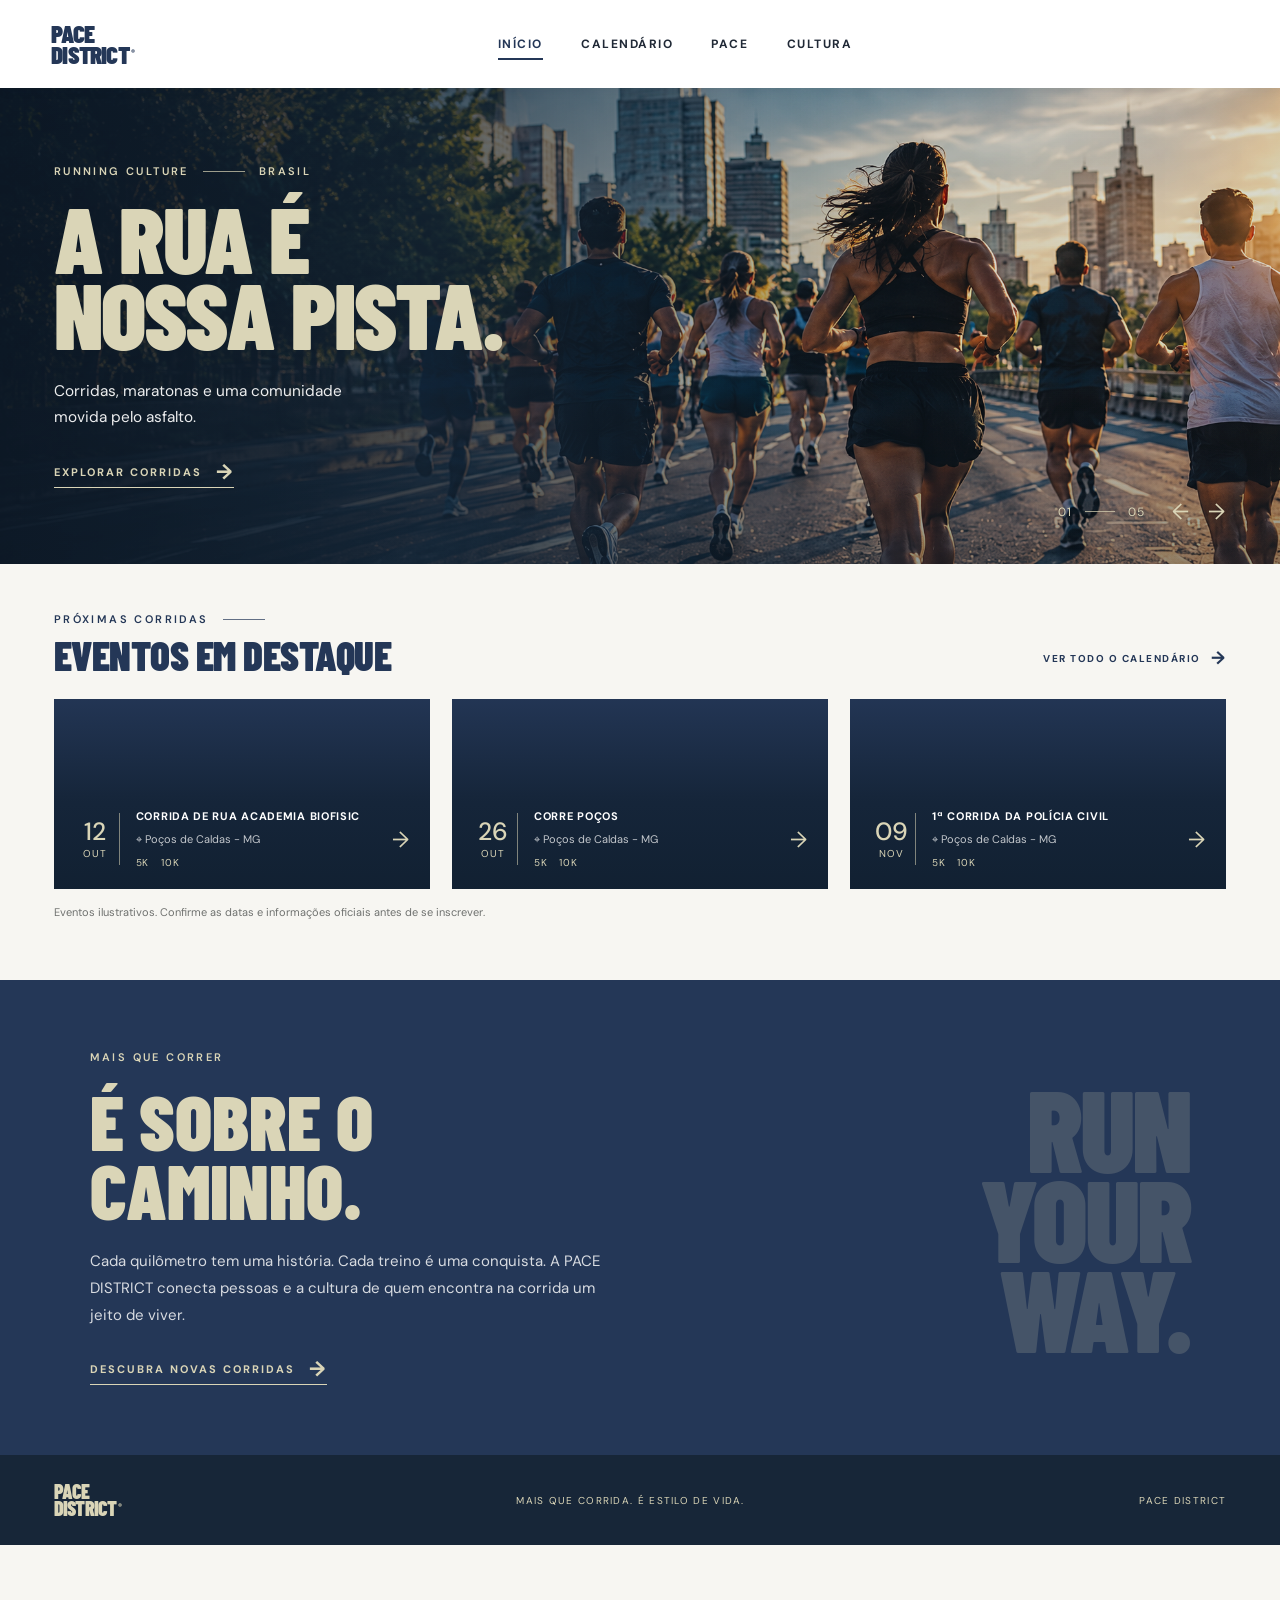
<file: index.html>
<!DOCTYPE html>
<html lang="pt-BR">
<head>
    <meta charset="UTF-8">
    <meta name="viewport" content="width=device-width, initial-scale=1.0">
    <meta http-equiv="refresh" content="0; url=html/Principal.html">
    <title>PACE DISTRICT</title>
</head>
<body>
    <p>Redirecionando para o site...</p>
    <a href="html/Principal.html">Clique aqui se não abrir automaticamente.</a>
</body>
</html>
</file>
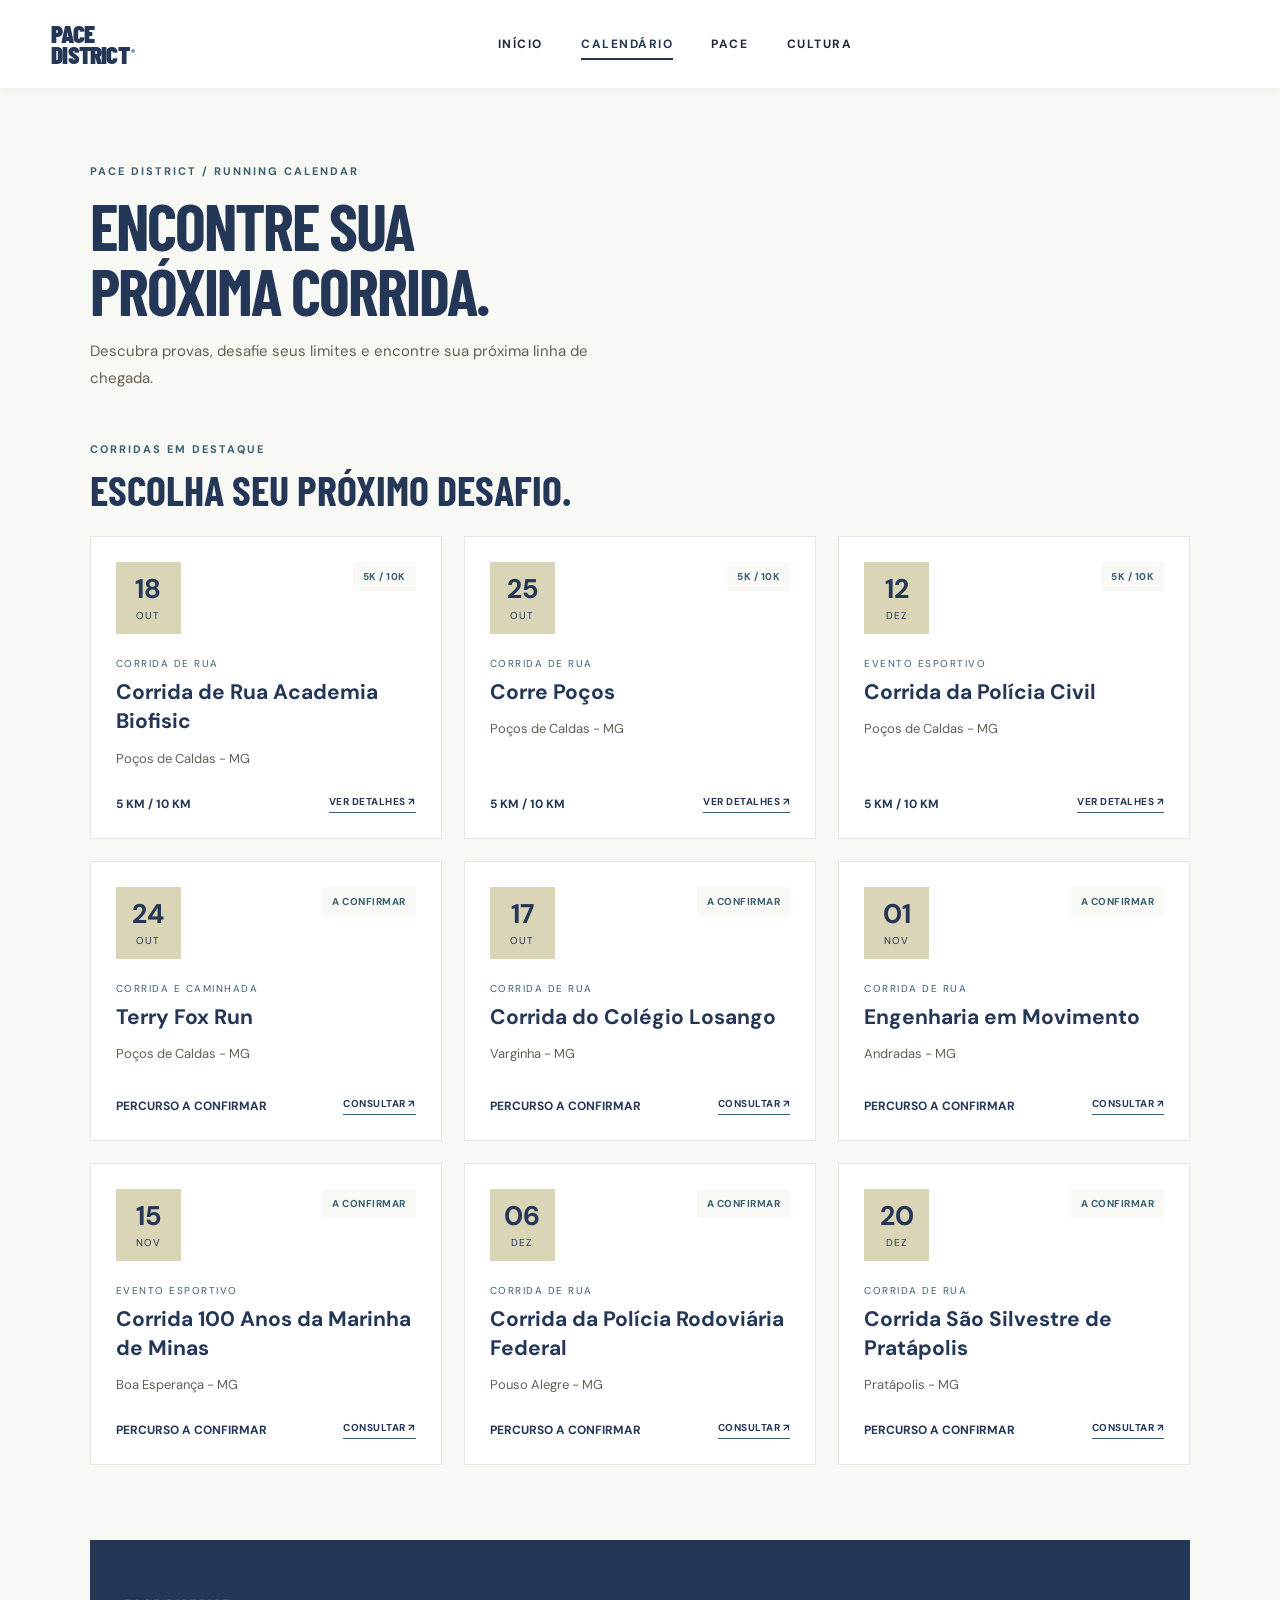
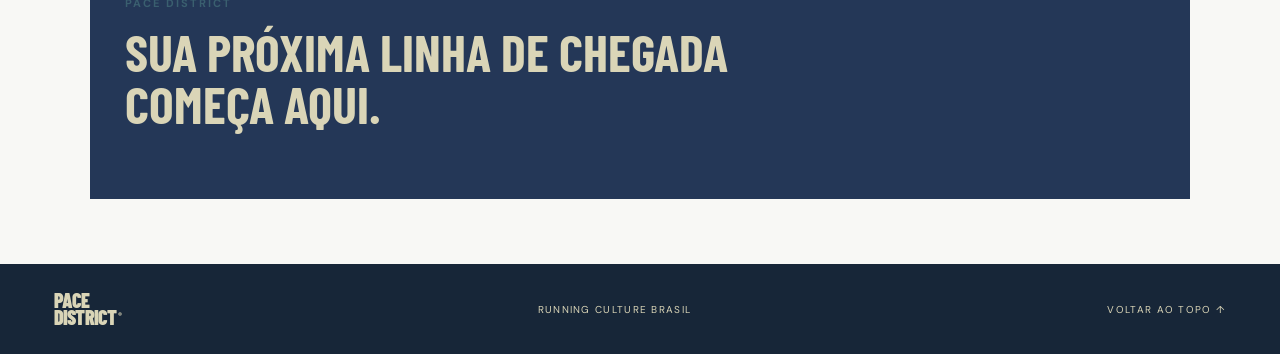
<file: html/Calendario.html>
<!DOCTYPE html>
<html lang="pt-BR">

<head>
    <meta charset="UTF-8">
    <meta name="viewport" content="width=device-width, initial-scale=1.0">
    <meta name="description" content="Calendário de corridas e provas de rua da PACE DISTRICT.">

    <title>Calendário | PACE DISTRICT</title>

    <link rel="stylesheet" href="../css/style.css">
    <link rel="stylesheet" href="../css/Calendario.css">

    <link rel="preconnect" href="https://fonts.googleapis.com">
    <link rel="preconnect" href="https://fonts.gstatic.com" crossorigin>
    <link
        href="https://fonts.googleapis.com/css2?family=Barlow+Condensed:wght@600;700;800;900&family=DM+Sans:wght@400;500;600;700&display=swap"
        rel="stylesheet">
</head>

<body>

    <header class="site-header">
        <a href="Principal.html" class="brand" aria-label="PACE DISTRICT - início">
            <span>PACE</span>
            <span>DISTRICT<sup>®</sup></span>
        </a>

        <nav class="main-nav" aria-label="Navegação principal">
            <a href="Principal.html" class="nav-link">Início</a>
            <a href="Calendario.html" class="nav-link active">Calendário</a>
            <a href="Pace.html" class="nav-link">Pace</a>
            <a href="Cultura.html" class="nav-link">Cultura</a>
        </nav>

    </header>

    <main class="calendar-page">

        <section class="calendar-intro" aria-labelledby="calendar-title">
            <p class="calendar-label">PACE DISTRICT / RUNNING CALENDAR</p>

            <h1 id="calendar-title">
                ENCONTRE SUA<br>
                PRÓXIMA CORRIDA.
            </h1>

            <p class="calendar-description">
                Descubra provas, desafie seus limites e encontre
                sua próxima linha de chegada.
            </p>
        </section>

        <section class="calendar-section" id="corridas" aria-labelledby="races-title">

            <p class="calendar-label">CORRIDAS EM DESTAQUE</p>
            <h2 class="calendar-heading" id="races-title">ESCOLHA SEU PRÓXIMO DESAFIO.</h2>

            <div class="calendar-grid" id="todas">

                <article class="race-card" id="corrida-biofisic">
                    <div class="race-top">
                        <div class="race-date">
                            <strong>18</strong>
                            <span>OUT</span>
                        </div>
                        <span class="race-distance-label">5K / 10K</span>
                    </div>

                    <p class="race-category">CORRIDA DE RUA</p>
                    <h3>Corrida de Rua Academia Biofisic</h3>
                    <p class="race-location">Poços de Caldas - MG</p>

                    <div class="race-bottom">
                        <span>5 KM / 10 KM</span>
                        <a href="Biofisic.html" rel="noopener noreferrer">
                            VER DETALHES ↗
                        </a>
                    </div>
                </article>

                <article class="race-card" id="corrida-corre-pocos">
                    <div class="race-top">
                        <div class="race-date">
                            <strong>25</strong>
                            <span>OUT</span>
                        </div>
                        <span class="race-distance-label">5K / 10K</span>
                    </div>

                    <p class="race-category">CORRIDA DE RUA</p>
                    <h3>Corre Poços</h3>
                    <p class="race-location">Poços de Caldas - MG</p>

                    <div class="race-bottom">
                        <span>5 KM / 10 KM</span>
                        <a href="CorrePocos.html" rel="noopener noreferrer">
                            VER DETALHES ↗
                        </a>
                    </div>
                </article>

                <article class="race-card" id="corrida-policia">
                    <div class="race-top">
                        <div class="race-date">
                            <strong>12</strong>
                            <span>DEZ</span>
                        </div>
                        <span class="race-distance-label">5K / 10K</span>
                    </div>

                    <p class="race-category">EVENTO ESPORTIVO</p>
                    <h3>Corrida da Polícia Civil</h3>
                    <p class="race-location">Poços de Caldas - MG</p>

                    <div class="race-bottom">
                        <span>5 KM / 10 KM</span>
                        <a href="CorridaPoliciaCivil.html" rel="noopener noreferrer">
                            VER DETALHES ↗
                        </a>
                    </div>
                </article>


               <article class="race-card" id="corrida-terry-fox">
                    <div class="race-top">
                        <div class="race-date">
                            <strong>24</strong>
                            <span>OUT</span>
                        </div>
                        <span class="race-distance-label">A CONFIRMAR</span>
                    </div>

                    <p class="race-category">CORRIDA E CAMINHADA</p>
                    <h3>Terry Fox Run</h3>
                    <p class="race-location">Poços de Caldas - MG</p>

                    <div class="race-bottom">
                        <span>PERCURSO A CONFIRMAR</span>
                        <a href="https://pocosdecaldas.mg.gov.br/"  rel="noopener noreferrer">
                            CONSULTAR ↗
                        </a>
                    </div>
                </article>

                <article class="race-card" id="corrida-varginha">
                    <div class="race-top">
                        <div class="race-date">
                            <strong>17</strong>
                            <span>OUT</span>
                        </div>
                        <span class="race-distance-label">A CONFIRMAR</span>
                    </div>

                    <p class="race-category">CORRIDA DE RUA</p>
                    <h3>Corrida do Colégio Losango</h3>
                    <p class="race-location">Varginha - MG</p>

                    <div class="race-bottom">
                        <span>PERCURSO A CONFIRMAR</span>
                        <a href="CorridaColegioLosango.html" rel="noopener noreferrer">
                            CONSULTAR ↗
                        </a>
                    </div>
                </article>

                <article class="race-card" id="corrida-andradas">
                    <div class="race-top">
                        <div class="race-date">
                            <strong>01</strong>
                            <span>NOV</span>
                        </div>
                        <span class="race-distance-label">A CONFIRMAR</span>
                    </div>

                    <p class="race-category">CORRIDA DE RUA</p>
                    <h3>Engenharia em Movimento</h3>
                    <p class="race-location">Andradas - MG</p>

                    <div class="race-bottom">
                        <span>PERCURSO A CONFIRMAR</span>
                        <a href="EngenhariaMovimento.html"rel="noopener noreferrer">
                            CONSULTAR ↗
                        </a>
                    </div>
                </article>

                <article class="race-card" id="corrida-marinha">
                    <div class="race-top">
                        <div class="race-date">
                            <strong>15</strong>
                            <span>NOV</span>
                        </div>
                        <span class="race-distance-label">A CONFIRMAR</span>
                    </div>

                    <p class="race-category">EVENTO ESPORTIVO</p>
                    <h3>Corrida 100 Anos da Marinha de Minas</h3>
                    <p class="race-location">Boa Esperança - MG</p>

                    <div class="race-bottom">
                        <span>PERCURSO A CONFIRMAR</span>
                        <a href="CorridaMarinha.html" rel="noopener noreferrer">
                            CONSULTAR ↗
                        </a>
                    </div>
                </article>


                <article class="race-card" id="corrida-prf">
                    <div class="race-top">
                        <div class="race-date">
                            <strong>06</strong>
                            <span>DEZ</span>
                        </div>
                        <span class="race-distance-label">A CONFIRMAR</span>
                    </div>

                    <p class="race-category">CORRIDA DE RUA</p>
                    <h3>Corrida da Polícia Rodoviária Federal</h3>
                    <p class="race-location">Pouso Alegre - MG</p>

                    <div class="race-bottom">
                        <span>PERCURSO A CONFIRMAR</span>
                        <a href="CorridaPRF.html" rel="noopener noreferrer">
                            CONSULTAR ↗
                        </a>
                    </div>
                </article>

                <article class="race-card" id="corrida-pratapolis">
                    <div class="race-top">
                        <div class="race-date">
                            <strong>20</strong>
                            <span>DEZ</span>
                        </div>
                        <span class="race-distance-label">A CONFIRMAR</span>
                    </div>

                    <p class="race-category">CORRIDA DE RUA</p>
                    <h3>Corrida São Silvestre de Pratápolis</h3>
                    <p class="race-location">Pratápolis - MG</p>

                    <div class="race-bottom">
                        <span>PERCURSO A CONFIRMAR</span>
                        <a href="CorridaSaoSilvestrePratapolis.html" rel="noopener noreferrer">
                            CONSULTAR ↗
                        </a>
                    </div>
                </article>


            </div>

        </section>

        <section class="calendar-cta" aria-labelledby="calendar-cta-title">
            <p class="calendar-label">PACE DISTRICT</p>
            <h2 id="calendar-cta-title">SUA PRÓXIMA LINHA DE CHEGADA COMEÇA AQUI.</h2>
        </section>

    </main>

    <footer class="site-footer">
        <a class="brand footer-brand" href="Principal.html">
            <span>PACE</span>
            <span>DISTRICT<sup>®</sup></span>
        </a>

        <p>RUNNING CULTURE BRASIL</p>
        <a href="Calendario.html">VOLTAR AO TOPO ↑</a>
    </footer>

</body>

</html>
</file>
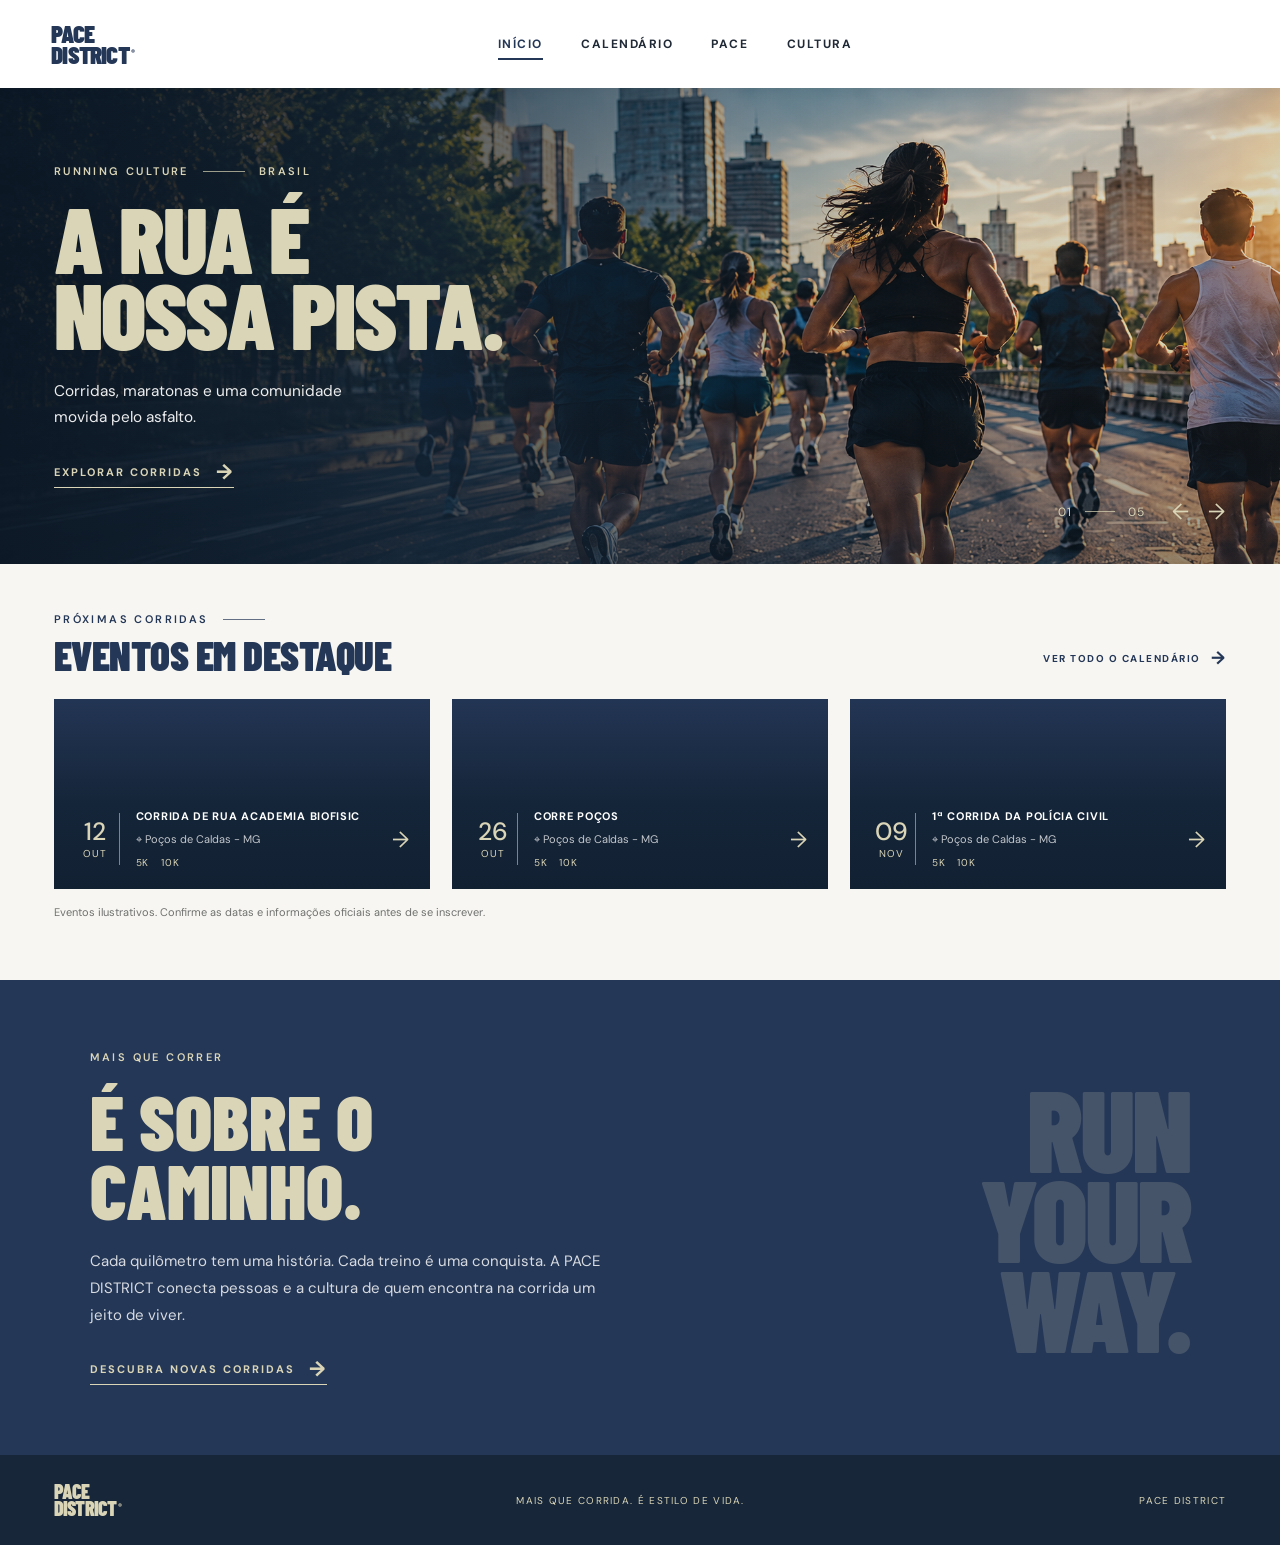
<file: html/Principal.html>
<!DOCTYPE html>
<html lang="pt-BR">
<head>
    <meta charset="UTF-8">
    <meta name="viewport" content="width=device-width, initial-scale=1.0">
    <meta name="description" content="PACE DISTRICT — corridas, maratonas e cultura running.">

    <title>PACE DISTRICT | A rua é nossa pista</title>

    <link rel="stylesheet" href="../css/style.css">

    <link rel="preconnect" href="https://fonts.googleapis.com">
    <link rel="preconnect" href="https://fonts.gstatic.com" crossorigin>
    <link href="https://fonts.googleapis.com/css2?family=Barlow+Condensed:wght@600;700;800;900&family=DM+Sans:wght@400;500;600;700&display=swap" rel="stylesheet">
</head>

<body>

    <header class="site-header">
        <a class="brand" href="Principal.html" aria-label="PACE DISTRICT - página inicial">
            <span>PACE</span>
            <span>DISTRICT<sup>®</sup></span>
        </a>

        <nav class="main-nav" aria-label="Navegação principal">
            <a class="nav-link active" href="Principal.html">Início</a>
            <a class="nav-link" href="Calendario.html">Calendário</a>
            <a class="nav-link" href="Pace.html">Pace</a>
            <a class="nav-link" href="Cultura.html">Cultura</a>
        </nav>

    </header>

    <main>
        <section class="hero" aria-labelledby="hero-title">
            <div class="hero-overlay"></div>

            <div class="hero-content">
                <p class="eyebrow">
                    <span>RUNNING CULTURE</span>
                    <span class="eyebrow-divider"></span>
                    <span>BRASIL</span>
                </p>

                <h1 id="hero-title">A RUA É<br>NOSSA PISTA.</h1>

                <p class="hero-description">
                    Corridas, maratonas e uma comunidade
                    <br class="desktop-break"> movida pelo asfalto.
                </p>

                <a class="text-cta" href="Calendario.html">
                    Explorar corridas
                    <span aria-hidden="true">→</span>
                </a>
            </div>

            <div class="hero-index" aria-hidden="true">
                <span>01</span>
                <div class="index-line"></div>
                <span>05</span>
                <div class="hero-arrows">
                    <span>←</span>
                    <span>→</span>
                </div>
            </div>
        </section>

        <section class="featured section-wrap" id="pace"
                 aria-labelledby="featured-title">

            <div class="section-heading">
                <div>
                    <p class="eyebrow dark-eyebrow">
                        <span>PRÓXIMAS CORRIDAS</span>
                        <span class="eyebrow-divider"></span>
                    </p>

                    <h2 id="featured-title">EVENTOS EM DESTAQUE</h2>
                </div>

                <a class="section-link" href="Calendario.html">
                    Ver todo o calendário
                    <span aria-hidden="true">→</span>
                </a>
            </div>

            <div class="event-grid">
                <article class="event-card event-Bio-Fisic">
                    <div class="event-info">
                        <div class="event-date">
                            <strong>12</strong>
                            <span>OUT</span>
                        </div>

                        <div class="event-details">
                            <h3>Corrida de Rua Academia Biofisic</h3>
                            <p><span class="pin" aria-hidden="true">⌖</span> Poços de Caldas - MG</p>
                            <div class="distances">
                                <span>5K</span><span>10K</span>
                            </div>
                        </div>

                        <a class="event-arrow" href="Biofisic.html"
                           aria-label="Ver corridas no calendário">→</a>
                    </div>
                </article>

                <article class="event-card event-corre-poços">
                    <div class="event-info">
                        <div class="event-date">
                            <strong>26</strong>
                            <span>OUT</span>
                        </div>

                        <div class="event-details">
                            <h3>Corre Poços</h3>
                            <p><span class="pin" aria-hidden="true">⌖</span> Poços de Caldas - MG</p>
                            <div class="distances">
                                <span>5K</span><span>10K</span>
                            </div>
                        </div>

                        <a class="event-arrow" href="CorrePocos.html"
                           aria-label="Ver corridas no calendário">→</a>
                    </div>
                </article>

                <article class="event-card event-Policia">
                    <div class="event-info">
                        <div class="event-date">
                            <strong>09</strong>
                            <span>NOV</span>
                        </div>

                        <div class="event-details">
                            <h3>1ª Corrida da Polícia Civil</h3>
                            <p><span class="pin" aria-hidden="true">⌖</span> Poços de Caldas - MG</p>
                            <div class="distances">
                                <span>5K</span><span>10K</span>
                            </div>
                        </div>

                        <a class="event-arrow" href="CorridaPoliciaCivil.html"
                           aria-label="Ver corridas no calendário">→</a>
                    </div>
                </article>
            </div>

            <p class="demo-note">
                Eventos ilustrativos. Confirme as datas e informações oficiais antes de se inscrever.
            </p>
        </section>

        <section class="culture-section" id="cultura" aria-labelledby="culture-title">
            <div class="culture-content">
                <p class="eyebrow">MAIS QUE CORRER</p>

                <h2 id="culture-title">É SOBRE O<br>CAMINHO.</h2>

                <p>
                    Cada quilômetro tem uma história. Cada treino é uma conquista.
                    A PACE DISTRICT conecta pessoas e a cultura de quem encontra
                    na corrida um jeito de viver.
                </p>

                <a class="text-cta" href="Calendario.html">
                    Descubra novas corridas
                    <span aria-hidden="true">→</span>
                </a>
            </div>

            <div class="culture-mark" aria-hidden="true">
                <span>RUN</span>
                <span>YOUR</span>
                <span>WAY.</span>
            </div>
        </section>
    </main>

    <footer class="site-footer">
        <a class="brand footer-brand" href="Principal.html">
            <span>PACE</span>
            <span>DISTRICT<sup>®</sup></span>
        </a>

        <p>MAIS QUE CORRIDA. É ESTILO DE VIDA.</p>

        <a href="#topo" onclick="return false;">PACE DISTRICT</a>
    </footer>

</body>
</html>
</file>
<file: css/style.css>
:root {
    --navy: #243757;
    --teal: #3A5F6F;
    --sand: #DAD5B7;
    --taupe: #C2B79B;
    --brown-gray: #665E52;
    --white: #FFFFFF;
    --off-white: #F7F6F2;
    --ink: #172638;
}

* {
    box-sizing: border-box;
}

html {
    scroll-behavior: smooth;
    scroll-padding-top: 100px;
}

body {
    margin: 0;
    background: var(--off-white);
    color: var(--ink);
    font-family: "DM Sans", Arial, sans-serif;
}

a {
    color: inherit;
}

/* =========================================
   CABEÇALHO
   ========================================= */

.site-header {
    position: sticky;
    top: 0;
    z-index: 1000;
    width: 100%;
    min-height: 88px;
    padding: 0 clamp(22px, 4vw, 76px);
    display: grid;
    grid-template-columns: 170px 1fr 100px;
    align-items: center;
    gap: 24px;
    background: rgba(255, 255, 255, 0.97);
    box-shadow: 0 2px 12px rgba(23, 38, 56, 0.06);
}

.brand {
    display: inline-flex;
    flex-direction: column;
    align-items: flex-start;
    width: fit-content;
    color: var(--navy);
    font-family: "Barlow Condensed", Impact, sans-serif;
    font-size: 25px;
    font-weight: 900;
    line-height: 0.85;
    letter-spacing: -0.8px;
    text-decoration: none;
}

.brand sup {
    margin-left: 2px;
    font-family: "DM Sans", Arial, sans-serif;
    font-size: 8px;
}

.main-nav {
    display: flex;
    align-items: center;
    justify-content: center;
    gap: clamp(18px, 3vw, 48px);
    min-width: 0;
}

.nav-link {
    position: relative;
    padding: 12px 0;
    color: #202936;
    font-size: 12px;
    font-weight: 700;
    letter-spacing: 1.5px;
    text-decoration: none;
    text-transform: uppercase;
    white-space: nowrap;
    transition: color 180ms ease;
}

.nav-link::after {
    position: absolute;
    right: 0;
    bottom: 4px;
    left: 0;
    height: 2px;
    background: var(--navy);
    content: "";
    transform: scaleX(0);
    transform-origin: left;
    transition: transform 180ms ease;
}

.nav-link:hover,
.nav-link.active {
    color: var(--navy);
}

.nav-link:hover::after,
.nav-link.active::after {
    transform: scaleX(1);
}

.header-actions {
    display: flex;
    align-items: center;
    justify-content: flex-end;
    gap: 18px;
}

.icon-link {
    display: inline-flex;
    width: 28px;
    height: 28px;
    align-items: center;
    justify-content: center;
    color: var(--navy);
    transition: opacity 180ms ease, transform 180ms ease;
}

.icon-link:hover {
    opacity: 0.65;
    transform: translateY(-1px);
}

.icon-link svg {
    width: 23px;
    height: 23px;
    fill: none;
    stroke: currentColor;
    stroke-width: 1.6;
    stroke-linecap: round;
    stroke-linejoin: round;
}

.hero {
    position: relative;
    display: flex;
    min-height: clamp(470px, 34vw, 600px);
    align-items: center;
    overflow: hidden;
    color: #DAD5B7;
    background-color: #243757;

    background-image: url("../img/6ae99164-0697-4410-b7cb-c1971a787de7.png");

    background-position: center 48%;
    background-size: cover;
    background-repeat: no-repeat;
}

.hero-overlay {
    position: absolute;
    inset: 0;
    background:
        linear-gradient(
            90deg,
            rgba(13, 25, 39, 0.92) 0%,
            rgba(22, 39, 57, 0.72) 34%,
            rgba(22, 39, 57, 0.18) 70%,
            rgba(22, 39, 57, 0.16) 100%
        ),
        linear-gradient(
            0deg,
            rgba(15, 28, 42, 0.35),
            transparent 45%
        );
}

.hero-content {
    position: relative;
    z-index: 1;
    width: min(720px, 75%);
    padding: 76px clamp(28px, 4.2vw, 78px);
}

.eyebrow {
    display: flex;
    align-items: center;
    gap: 14px;
    margin: 0 0 22px;
    font-size: 11px;
    font-weight: 600;
    letter-spacing: 2.4px;
    text-transform: uppercase;
}

.eyebrow-divider {
    display: inline-block;
    width: 42px;
    height: 1px;
    background: currentColor;
    opacity: 0.7;
}

.hero h1,
.section-heading h2,
.culture-content h2 {
    margin: 0;
    font-family: "Barlow Condensed", Impact, sans-serif;
    font-weight: 900;
    text-transform: uppercase;
}

.hero h1 {
    max-width: 720px;
    font-size: clamp(68px, 7.3vw, 124px);
    line-height: 0.81;
    letter-spacing: -2px;
}

.hero-description {
    margin: 28px 0 30px;
    color: rgba(255, 255, 255, 0.92);
    font-size: clamp(15px, 1.2vw, 19px);
    line-height: 1.65;
}

.text-cta {
    display: inline-flex;
    align-items: center;
    gap: 14px;
    padding: 0 0 8px;
    border-bottom: 1px solid var(--sand);
    color: var(--sand);
    font-size: 11px;
    font-weight: 700;
    letter-spacing: 2px;
    text-decoration: none;
    text-transform: uppercase;
    transition: gap 180ms ease, color 180ms ease;
}

.text-cta span {
    font-size: 21px;
    line-height: 0.7;
}

.text-cta:hover {
    gap: 21px;
    color: var(--white);
}

.hero-index {
    position: absolute;
    right: clamp(28px, 4.2vw, 78px);
    bottom: 38px;
    z-index: 1;
    display: flex;
    align-items: center;
    gap: 13px;
    color: var(--sand);
    font-size: 12px;
    letter-spacing: 1px;
}

.index-line {
    width: 30px;
    height: 1px;
    background: var(--sand);
    opacity: 0.7;
}

.hero-arrows {
    display: flex;
    gap: 18px;
    margin-left: 14px;
    font-size: 22px;
}

/* =========================================
   CORRIDAS EM DESTAQUE
   ========================================= */

.section-wrap {
    padding: 48px clamp(24px, 4.2vw, 78px) 58px;
}

.featured {
    background: var(--off-white);
}

.section-heading {
    display: flex;
    align-items: flex-end;
    justify-content: space-between;
    gap: 24px;
    margin-bottom: 24px;
}

.dark-eyebrow {
    margin-bottom: 10px;
    color: var(--navy);
}

.section-heading h2 {
    color: var(--navy);
    font-size: clamp(34px, 3.2vw, 50px);
    line-height: 0.95;
    letter-spacing: -0.5px;
}

.section-link {
    display: inline-flex;
    align-items: center;
    gap: 10px;
    margin-bottom: 5px;
    color: var(--navy);
    font-size: 10px;
    font-weight: 700;
    letter-spacing: 1.5px;
    text-decoration: none;
    text-transform: uppercase;
    white-space: nowrap;
}

.section-link span {
    font-size: 18px;
    transition: transform 180ms ease;
}

.section-link:hover span {
    transform: translateX(4px);
}

.event-grid {
    display: grid;
    grid-template-columns: repeat(3, minmax(0, 1fr));
    gap: 22px;
}

.event-card {
    position: relative;
    display: flex;
    min-height: 190px;
    align-items: flex-end;
    overflow: hidden;
    color: var(--white);
    background-color: var(--navy);
    background-position: center;
    background-size: cover;
    isolation: isolate;
}

.event-card::before {
    position: absolute;
    z-index: -1;
    inset: 0;
    background: linear-gradient(
        0deg,
        rgba(17, 32, 49, 0.98) 0%,
        rgba(17, 32, 49, 0.78) 46%,
        rgba(17, 32, 49, 0.08) 100%
    );
    content: "";
}

.event-Bio-Fisic {
    background-image: url("https://ima1ges.unsplash.com/photo-1483728642387-6c3dfd6c93a5?auto=format&fit=crop&w=1000&q=80");
}

.event-corre-poços {
    background-image: url("https://ima1ges.unsplash.com/photo-1483728642387-6c3dfd6c93a5?auto=format&fit=crop&w=1000&q=80");
}

.event-Policia {
    background-image: url("https://ima1ges.unsplash.com/photo-1483728642387-6c3dfd6c93a5?auto=format&fit=crop&w=1000&q=80");
}

.event-card:hover .event-arrow {
    transform: translateX(5px);
}

.event-info {
    display: grid;
    width: 100%;
    grid-template-columns: 48px minmax(0, 1fr) 20px;
    align-items: center;
    gap: 16px;
    padding: 18px 18px 20px;
}

.event-date {
    display: flex;
    min-height: 52px;
    flex-direction: column;
    align-items: center;
    justify-content: center;
    border-right: 1px solid rgba(218, 213, 183, 0.55);
    color: var(--sand);
}

.event-date strong {
    font-size: 25px;
    font-weight: 500;
    line-height: 1;
}

.event-date span {
    margin-top: 3px;
    font-size: 10px;
    letter-spacing: 1px;
}

.event-details {
    min-width: 0;
}

.event-details h3 {
    margin: 0 0 9px;
    font-size: 11px;
    font-weight: 700;
    letter-spacing: 0.7px;
    text-transform: uppercase;
}

.event-details p {
    margin: 0 0 10px;
    color: rgba(255, 255, 255, 0.75);
    font-size: 11px;
}

.distances {
    display: flex;
    flex-wrap: wrap;
    gap: 12px;
    color: var(--sand);
    font-size: 10px;
    letter-spacing: 0.7px;
}

.event-arrow {
    align-self: center;
    color: var(--sand);
    font-size: 22px;
    text-decoration: none;
    transition: transform 180ms ease;
}

.demo-note {
    margin: 15px 0 0;
    color: #6f716f;
    font-size: 11px;
    line-height: 1.6;
}

/* =========================================
   CULTURA RUNNING
   ========================================= */

.culture-section {
    display: grid;
    grid-template-columns: 1.2fr 0.8fr;
    align-items: center;
    gap: 30px;
    overflow: hidden;
    padding: 70px clamp(24px, 7vw, 120px);
    color: var(--sand);
    background: var(--navy);
}

.culture-content {
    max-width: 650px;
}

.culture-content h2 {
    margin: 0 0 24px;
    font-size: clamp(48px, 6vw, 82px);
    line-height: 0.9;
}

.culture-content > p:not(.eyebrow) {
    max-width: 530px;
    margin: 0 0 28px;
    color: rgba(255, 255, 255, 0.82);
    font-size: 15px;
    line-height: 1.8;
}

.culture-mark {
    display: flex;
    flex-direction: column;
    align-items: flex-end;
    font-family: "Barlow Condensed", Impact, sans-serif;
    font-size: clamp(55px, 9vw, 120px);
    font-weight: 900;
    line-height: 0.78;
    letter-spacing: -3px;
    opacity: 0.18;
}

/* =========================================
   RODAPÉ
   ========================================= */

.site-footer {
    display: flex;
    align-items: center;
    justify-content: space-between;
    gap: 20px;
    padding: 28px clamp(24px, 4.2vw, 78px);
    color: var(--sand);
    background: #172638;
}

.footer-brand {
    color: var(--sand);
    font-size: 20px;
}

.site-footer p,
.site-footer > a:last-child {
    margin: 0;
    color: var(--sand);
    font-size: 10px;
    letter-spacing: 1.3px;
    text-decoration: none;
    text-transform: uppercase;
}

/* =========================================
   TABLETS
   ========================================= */

@media (max-width: 1000px) {
    .site-header {
        grid-template-columns: 120px 1fr 70px;
        gap: 14px;
        padding-inline: 24px;
    }

    .main-nav {
        gap: 18px;
    }

    .nav-link {
        font-size: 10px;
        letter-spacing: 1px;
    }

    .header-actions {
        gap: 10px;
    }

    .event-grid {
        gap: 14px;
    }

    .event-info {
        grid-template-columns: 38px minmax(0, 1fr) 16px;
        gap: 10px;
        padding: 14px;
    }
}

/* =========================================
   CELULARES
   ========================================= */

@media (max-width: 720px) {
    .site-header {
        min-height: 72px;
        grid-template-columns: 1fr auto;
        padding-inline: 20px;
    }

    .brand {
        font-size: 23px;
    }

    .main-nav {
        grid-column: 1 / -1;
        grid-row: 2;
        justify-content: flex-start;
        gap: 24px;
        width: 100%;
        overflow-x: auto;
        padding: 0 0 12px;
        scrollbar-width: none;
    }

    .main-nav::-webkit-scrollbar {
        display: none;
    }

    .nav-link {
        flex: 0 0 auto;
        padding: 8px 0;
        font-size: 10px;
    }

    .header-actions {
        grid-column: 2;
        grid-row: 1;
    }

    .hero {
        min-height: 520px;
        background-position: center center;
    }

    .hero-overlay {
        background:
            linear-gradient(
                90deg,
                rgba(13, 25, 39, 0.92),
                rgba(22, 39, 57, 0.38)
            ),
            linear-gradient(
                0deg,
                rgba(15, 28, 42, 0.45),
                transparent
            );
    }

    .hero-content {
        width: 100%;
        padding: 70px 24px 100px;
    }

    .hero h1 {
        font-size: clamp(62px, 15vw, 92px);
    }

    .hero-description {
        font-size: 15px;
    }

    .hero-index {
        right: 24px;
        bottom: 24px;
    }

    .section-wrap {
        padding: 36px 20px 42px;
    }

    .section-heading {
        align-items: flex-start;
        flex-direction: column;
        gap: 14px;
    }

    .section-heading h2 {
        font-size: 38px;
    }

    .event-grid {
        grid-template-columns: 1fr;
    }

    .event-card {
        min-height: 190px;
    }

    .event-info {
        grid-template-columns: 48px minmax(0, 1fr) 20px;
        padding: 18px;
    }

    .culture-section {
        grid-template-columns: 1fr;
        gap: 35px;
        padding: 50px 24px;
    }

    .culture-mark {
        align-items: flex-start;
        font-size: 65px;
    }

    .site-footer {
        align-items: flex-start;
        flex-direction: column;
        padding: 28px 20px;
    }
}

/* =========================================
   ACESSIBILIDADE
   ========================================= */

@media (prefers-reduced-motion: reduce) {
    *,
    *::before,
    *::after {
        scroll-behavior: auto !important;
        transition-duration: 0.01ms !important;
    }
}
</file>
<file: css/Calendario.css>
.calendar-page {
    min-height: 70vh;
    padding: 65px 7%;
    background: #f8f8f5;
    color: #243757;
}

.calendar-intro {
    margin-bottom: 40px;
}

.calendar-label {
    color: #3A5F6F;
    font-size: 11px;
    font-weight: bold;
    letter-spacing: 2px;
}

.calendar-intro h1 {
    margin: 15px 0;
    font-family: "Barlow Condensed", Impact, sans-serif;
    font-size: clamp(38px, 6vw, 65px);
    line-height: 1;
    letter-spacing: -2px;
}

.calendar-description {
    max-width: 550px;
    color: #665E52;
    font-size: 15px;
    line-height: 1.8;
}

/* ÁREA DE CORRIDAS */

.calendar-section {
    margin-top: 50px;
}

.calendar-heading {
    margin: 10px 0 25px;
    font-family: "Barlow Condensed", Impact, sans-serif;
    font-size: clamp(28px, 4vw, 42px);
    line-height: 1.05;
}

/* NAVEGAÇÃO */

.calendar-filters {
    display: flex;
    flex-wrap: wrap;
    gap: 10px;
    margin-bottom: 35px;
}

.filter-btn {
    padding: 11px 20px;
    border: 1px solid #DAD5B7;
    color: #243757;
    text-decoration: none;
    font-size: 12px;
    transition: background 0.2s, color 0.2s;
}

.filter-btn:hover,
.filter-btn:focus-visible {
    background: #243757;
    color: white;
}

/* GRADE */

.calendar-grid {
    display: grid;
    grid-template-columns: repeat(3, minmax(0, 1fr));
    gap: 22px;
    margin-top: 20px;
    scroll-margin-top: 110px;
}

/* CARTÕES */

.race-card {
    display: flex;
    flex-direction: column;
    min-width: 0;
    min-height: 280px;
    padding: 25px;
    background: white;
    border: 1px solid #e9e6db;
    transition: transform 0.2s, box-shadow 0.2s;
    scroll-margin-top: 110px;
}

.race-card:hover {
    transform: translateY(-4px);
    box-shadow: 0 10px 25px rgba(36, 55, 87, 0.08);
}

.race-top {
    display: flex;
    align-items: flex-start;
    justify-content: space-between;
    gap: 12px;
}

.race-date {
    display: flex;
    flex-direction: column;
    align-items: center;
    justify-content: center;
    width: 65px;
    min-width: 65px;
    height: 72px;
    background: #DAD5B7;
    color: #243757;
}

.race-date strong {
    font-size: 27px;
    line-height: 1.1;
}

.race-date span {
    margin-top: 5px;
    font-size: 10px;
    letter-spacing: 1px;
}

.race-distance-label {
    padding: 8px 10px;
    background: #f8f8f5;
    color: #3A5F6F;
    font-size: 10px;
    font-weight: bold;
    letter-spacing: 0.5px;
}

/* INFORMAÇÕES */

.race-category {
    margin: 23px 0 8px;
    color: #3A5F6F;
    font-size: 10px;
    letter-spacing: 1.5px;
}

.race-card h3 {
    margin: 0 0 12px;
    color: #243757;
    font-size: 21px;
    line-height: 1.4;
}

.race-location {
    margin: 0;
    color: #665E52;
    font-size: 13px;
    line-height: 1.6;
}

/* RODAPÉ DO CARTÃO */

.race-bottom {
    display: flex;
    align-items: center;
    justify-content: space-between;
    flex-wrap: wrap;
    gap: 12px;
    margin-top: auto;
    padding-top: 25px;
}

.race-bottom span {
    color: #243757;
    font-size: 12px;
    font-weight: bold;
}

.race-bottom a {
    color: #243757;
    text-decoration: none;
    font-size: 10px;
    font-weight: bold;
    letter-spacing: 0.5px;
    border-bottom: 1px solid #3A5F6F;
    padding-bottom: 4px;
}

.race-bottom a:hover,
.race-bottom a:focus-visible {
    color: #3A5F6F;
}

/* AVISO */

.calendar-note {
    margin-top: 20px;
    padding: 15px 18px;
    border-left: 3px solid #C2B79B;
    background: #f1efe7;
}

.calendar-note p {
    margin: 0;
    color: #665E52;
    font-size: 12px;
    line-height: 1.8;
}

/* CHAMADA FINAL */

.calendar-cta {
    margin-top: 75px;
    padding: 45px 35px;
    background: #243757;
    color: #DAD5B7;
}

.calendar-cta h2 {
    max-width: 650px;
    margin: 15px 0 25px;
    font-family: "Barlow Condensed", Impact, sans-serif;
    font-size: clamp(30px, 5vw, 52px);
    line-height: 1;
}

.calendar-back-link {
    display: inline-block;
    padding-bottom: 7px;
    border-bottom: 1px solid #DAD5B7;
    color: #DAD5B7;
    font-size: 11px;
    font-weight: bold;
    letter-spacing: 1px;
    text-decoration: none;
}

.calendar-back-link:hover {
    color: white;
}

/* TABLETS */

@media (max-width: 950px) {
    .calendar-grid {
        grid-template-columns: repeat(2, minmax(0, 1fr));
    }

    .calendar-page {
        padding: 50px 5%;
    }
}

/* CELULARES */

@media (max-width: 600px) {
    .calendar-grid {
        grid-template-columns: 1fr;
    }

    .calendar-page {
        padding: 40px 20px;
    }

    .calendar-intro h1 {
        letter-spacing: -1px;
    }

    .race-card {
        min-height: 250px;
    }

    .calendar-cta {
        padding: 35px 22px;
    }

    
}
</file>
